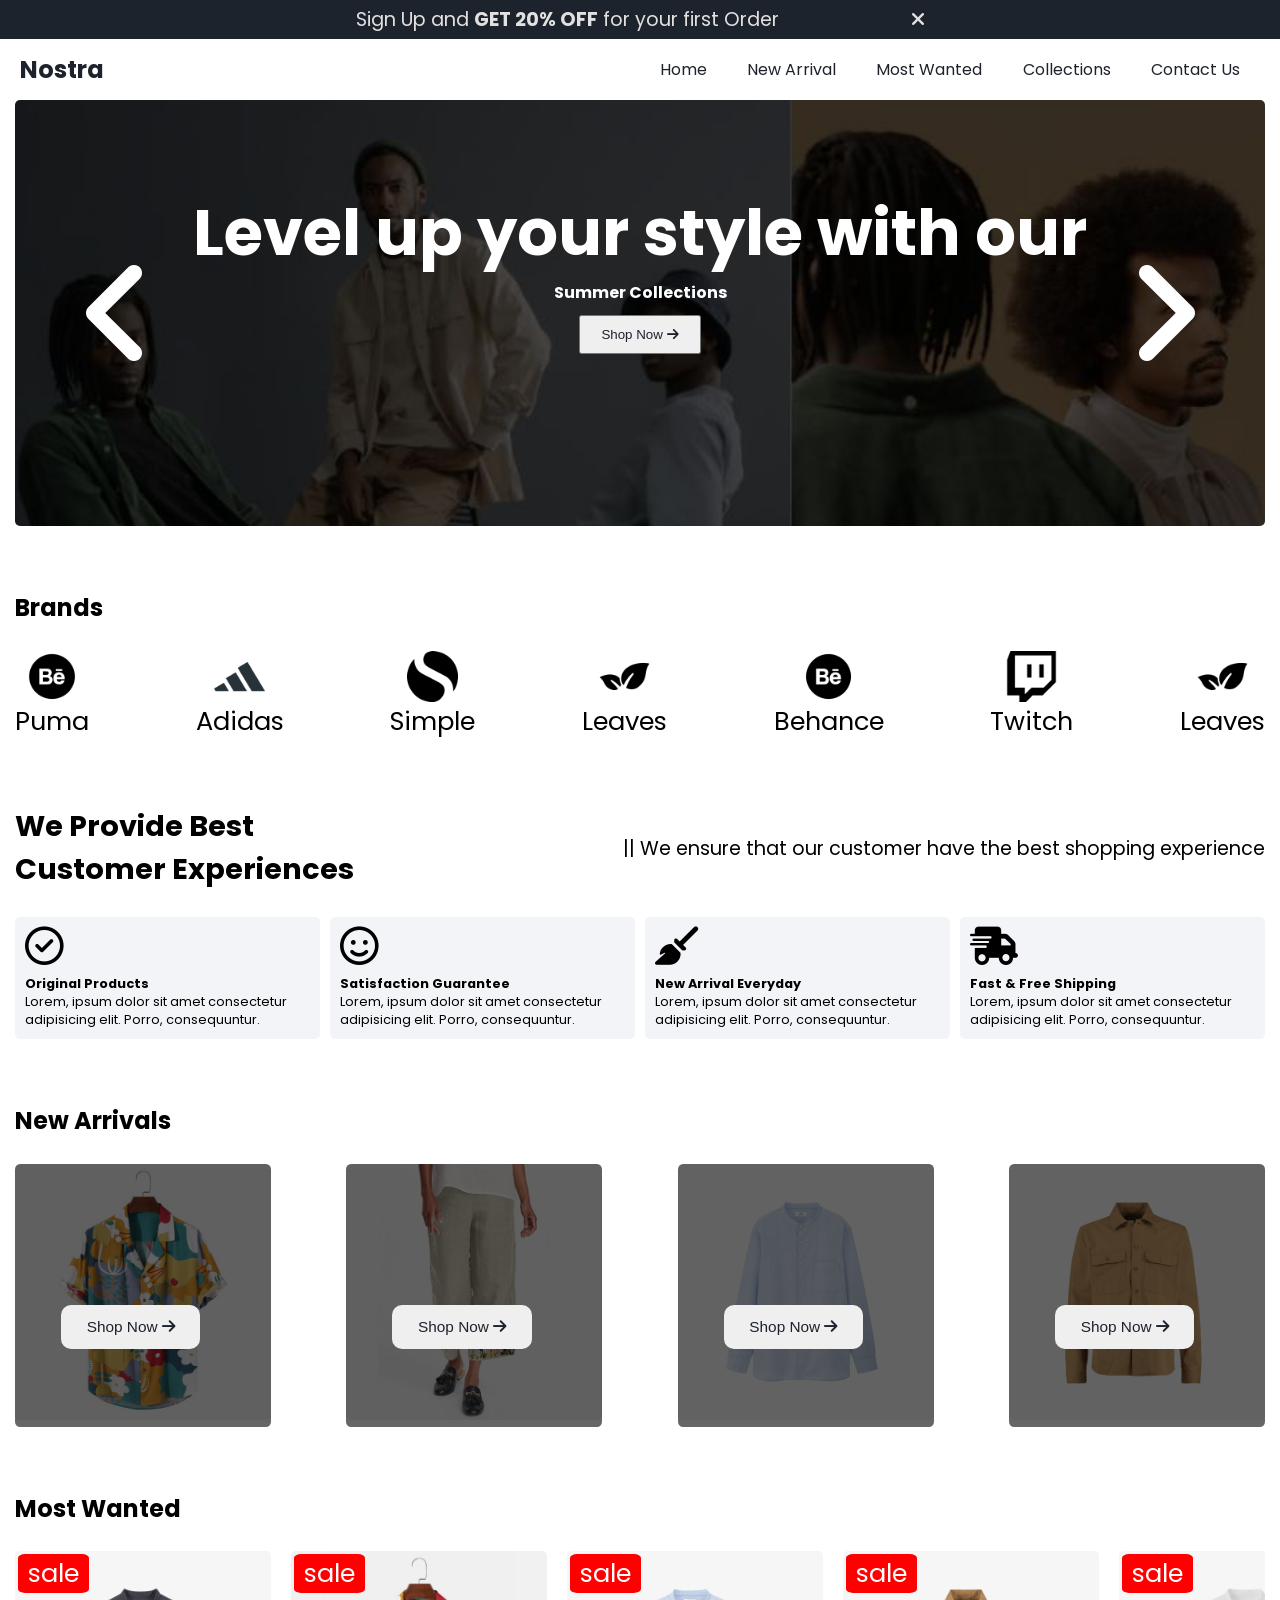
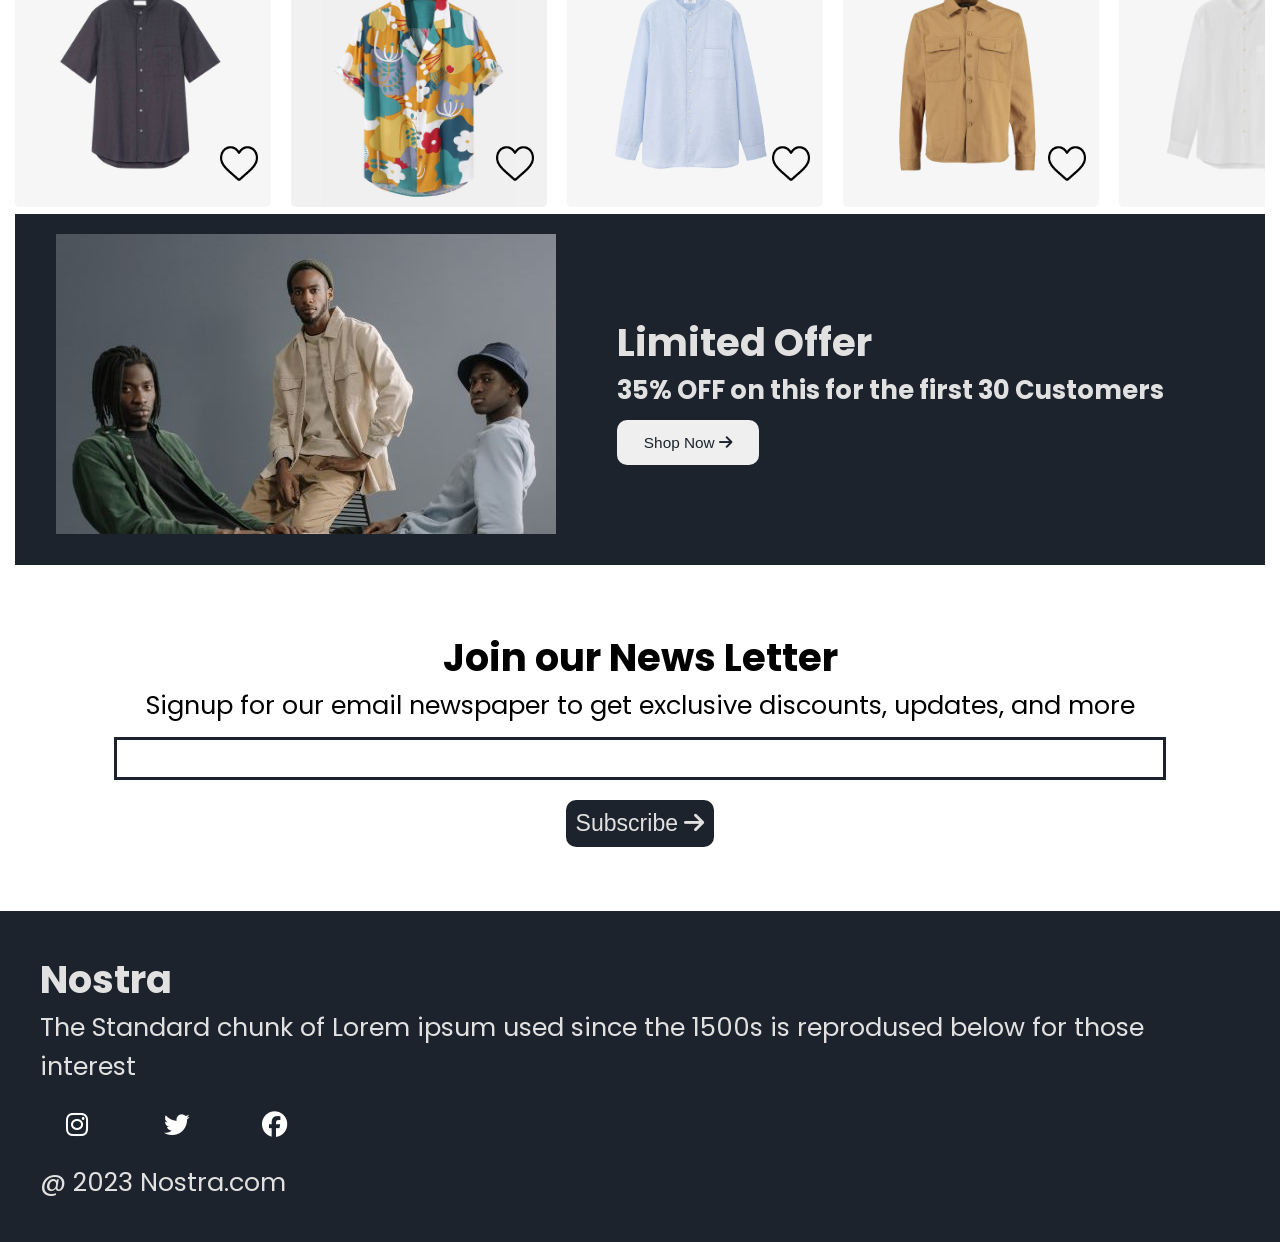
<file: index.html>
<!DOCTYPE html>
<html lang="en">

<head>
    <meta charset="UTF-8">
    <meta name="viewport" content="width=device-width, initial-scale=1.0">
    <title>Nostra</title>
    <!--Link CSS File-->
    <link rel="stylesheet" href="style.css">
    <!--Link Google Fonts-->
    <link rel="preconnect" href="https://fonts.googleapis.com">
    <link rel="preconnect" href="https://fonts.gstatic.com" crossorigin>
    <link href="https://fonts.googleapis.com/css2?family=Poppins:wght@400;500;700&display=swap" rel="stylesheet">

    <!--Link Font Awesome-->
    <link rel="stylesheet" href="https://cdnjs.cloudflare.com/ajax/libs/font-awesome/6.4.2/css/all.min.css">

</head>

<body>

    <!--Offer Bar-->

    <div class="offer-bar">
        <p>Sign Up and <b>GET 20% OFF</b> for your first Order
            <i id="offer-close" style="margin-left: 10%; cursor: pointer;" class="fa-solid fa-xmark"></i>
        </p>
    </div>





    <!--Navigation Bar-->
    <nav class="navbar">
        <h1>Nostra</h1>
        <div class="navbar-links">
            <p class="navbar-link"><a href="home">Home</a></p>
            <p class="navbar-link"><a href="#new-arrival">New Arrival</a></p>
            <p class="navbar-link"><a href="#most-wanted">Most Wanted</a></p>
            <p class="navbar-link"><a href="collections.html">Collections</a></p>
            <p class="navbar-link"><a href="./contacts.html">Contact Us</a></p>
        </div>


        <div class="navbar-menu-toggle">
            <i id="side-navbar-activate" class="fa-solid fa-bars"></i>
        </div>





    </nav>

    <!--Side Navbar-->

    <div class="side-navbar">
        <p style="text-align: right;">
            <i id="side-navbar-close" class="fa-solid fa-xmark"></i>
        </p>
        <div class="side-navbar-links">

            <p class="side-navbar-link"><a href="./index.html">Home</a></p>
            <p class="side-navbar-link"><a href="#new-arrival">New Arrival</a></p>
            <p class="side-navbar-link"><a href="#most-wanted">Most Wanted</a></p>
            <p class="side-navbar-link"><a href="./collections.html">Collections</a></p>
            <p class="side-navbar-link"><a href="./contacts.html">Contact Us</a></p>
        </div>

    </div>

    <div class="container">

        <!--Slider-->
        <div class="slider">
            <div class="slider-left-button">
                <i id="slider-left-activate" class="fa-solid fa-angle-left" style="color: #ffffff;"></i>
            </div>

            <div class="slider-content">
                <h1>Level up your style with our</h1>
                <h4>Summer Collections</h4>
                <button> Shop Now <i class="fa-solid fa-arrow-right"></i> </button>
            </div>

            <div class="slider-image-container">
                <img class="slider-image" src="img/slider-one.jpg" width="100%" alt="">
                <img class="slider-image" src="img/slider-one.jpg" alt="">
                <img class="slider-image" src="img/slider-one.jpg" alt="">
            </div>

            <div class="slider-right-button">

                <i id="slider-right-activate" class="fa-solid fa-angle-right" style="color: #ffffff;"></i>
            </div>
        </div>

        <!--Brands-->


        <h2 style="margin-top: 5vw;">Brands</h2>
        <div class="brands">
            <div class="brands-item">
                <img class="brands-icon" src="img/behance.png" alt="">
                <p>Puma</p>
            </div>

            <div class="brands-item">
                <img class="brands-icon" src="img/adidas.png" alt="">
                <p>Adidas</p>
            </div>

            <div class="brands-item">
                <img class="brands-icon" src="img/simple.png" alt="">
                <p>Simple</p>
            </div>

            <div class="brands-item">
                <img class="brands-icon" src="img/leaves.png" alt="">
                <p>Leaves</p>
            </div>

            <div class="brands-item">
                <img class="brands-icon" src="img/behance.png" alt="">
                <p>Behance</p>
            </div>

            <div class="brands-item">
                <img class="brands-icon" src="img/twitch.png" alt="">
                <p>Twitch</p>
            </div>

            <div class="brands-item">
                <img class="brands-icon" src="img/leaves.png" alt="">
                <p>Leaves</p>
            </div>
        </div>


        <div class="initial-scroll-animate reveal-scroll-animate">
            <div class="service">

                <div class="servives-container-1">
                    <div>
                        <h2>We Provide Best</h2>
                        <h2>Customer Experiences</h2>
                    </div>

                    <div>
                        <p>|| We ensure that our customer have the best shopping experience</p>
                    </div>
                </div>

                <div class="servives-container-2">
                    <div>
                        <i style="font-size: 3vw;margin-bottom: 10px;" class="fa-regular fa-circle-check"></i>
                        <h4>Original Products</h4>
                        <p>Lorem, ipsum dolor sit amet consectetur adipisicing elit. Porro, consequuntur.
                        </p>
                    </div>

                    <div>
                        <i style="font-size: 3vw;margin-bottom: 10px;" class="fa-regular fa-face-smile"></i>
                        <h4>Satisfaction Guarantee</h4>
                        <p>Lorem, ipsum dolor sit amet consectetur adipisicing elit. Porro, consequuntur.
                        </p>
                    </div>

                    <div>
                        <i style="font-size: 3vw;margin-bottom: 10px;" class="fa-solid fa-broom"></i>
                        <h4>New Arrival Everyday</h4>
                        <p>Lorem, ipsum dolor sit amet consectetur adipisicing elit. Porro, consequuntur.
                        </p>
                    </div>

                    <div>
                        <i style="font-size: 3vw;margin-bottom: 10px;" class="fa-solid fa-truck-fast"></i>
                        <h4>Fast & Free Shipping</h4>
                        <p>Lorem, ipsum dolor sit amet consectetur adipisicing elit. Porro, consequuntur.
                        </p>
                    </div>
                </div>
            </div>
        </div>

        <div class="initial-scroll-animate reveal-scroll-animate">
            <h2 id="new-arrival" style=" margin-top: 5vw;">New Arrivals</h2>

            <div class="new-arrival">

                <div class="new-arrival-container">
                    <img style="width: 20vw;" src="img/f1.jpg" alt="">
                    <div class="overlay"></div>
                    <button> Shop Now <i class="fa-solid fa-arrow-right"></i> </button>

                </div>

                <div class="new-arrival-container">
                    <img style="width: 20vw;" src="img/f7.jpg" alt="">
                    <div class="overlay"></div>
                    <button> Shop Now <i class="fa-solid fa-arrow-right"></i> </button>

                </div>

                <div class="new-arrival-container">
                    <img style="width: 20vw;" src="img/n1.jpg" alt="">
                    <div class="overlay"></div>
                    <button> Shop Now <i class="fa-solid fa-arrow-right"></i> </button>

                </div>

                <div class="new-arrival-container">
                    <img style="width: 20vw;" src="img/n7.jpg" alt="">
                    <div class="overlay"></div>
                    <button> Shop Now <i class="fa-solid fa-arrow-right"></i> </button>

                </div>
            </div>
        </div>

        <div class="initial-scroll-animate reveal-scroll-animate">
            <h2 id="most-wanted" style=" margin-top: 5vw;">Most Wanted</h2>

            <div class="most-wanted">

                <div class="most-wanted-container">
                    <img style="width: 20vw;" src="img/n8.jpg" alt="">
                    <p class="sale-overlay">sale</p>
                    <img class="like-button" src="img/blackheart.png" alt="">

                </div>

                <div class="most-wanted-container">
                    <img style="width: 20vw;" src="img/f1.jpg" alt="">

                    <p class="sale-overlay">sale</p>
                    <img class="like-button" src="img/blackheart.png" alt="">
                </div>

                <div class="most-wanted-container">
                    <img style="width: 20vw;" src="img/n1.jpg" alt="">
                    <p class="sale-overlay">sale</p>
                    <img class="like-button" src="img/blackheart.png" alt="">


                </div>

                <div class="most-wanted-container">
                    <img style="width: 20vw;" src="img/n7.jpg" alt="">
                    <p class="sale-overlay">sale</p>
                    <img class="like-button" src="img/blackheart.png" alt="">


                </div>

                <div class="most-wanted-container">
                    <img style="width: 20vw;" src="img/n3.jpg" alt="">
                    <p class="sale-overlay">sale</p>
                    <img class="like-button" src="img/blackheart.png" alt="">

                </div>

                <div class="most-wanted-container">
                    <img style="width: 20vw;" src="img/f7.jpg" alt="">

                    <p class="sale-overlay">sale</p>
                    <img class="like-button" src="img/blackheart.png" alt="">
                </div>

                <div class="most-wanted-container">
                    <img style="width: 20vw;" src="img/n4.jpg" alt="">
                    <p class="sale-overlay">sale</p>
                    <img class="like-button" src="img/blackheart.png" alt="">


                </div>

                <div class="most-wanted-container">
                    <img style="width: 20vw;" src="img/n7.jpg" alt="">
                    <p class="sale-overlay">sale</p>
                    <img class="like-button" src="img/blackheart.png" alt="">


                </div>
            </div>
        </div>

        <div class="initial-scroll-animate reveal-scroll-animate">



            <div class="limited-offer">
                <div class="limited-offer-img">
                    <img src="img/offer.jpg" alt="">
                </div>
                <div class="limited-offer-text">
                    <h2>Limited Offer</h2>
                    <h4>35% OFF on this for the first 30 Customers</h4>
                    <button> Shop Now <i class="fa-solid fa-arrow-right"></i> </button>
                </div>
            </div>


        </div>

        <div class="news">
            <h2>Join our News Letter</h2>
            <p style="text-align: center;">Signup for our email newspaper to get exclusive discounts, updates, and more
            </p>
            <div style="margin-top: 10px;">
                <input class="search">
            </div>
            <div>
                <button> Subscribe <i class="fa-solid fa-arrow-right"></i> </button>
            </div>
        </div>

    </div>

    <div class="footer">
        <div class="footer-container">
            <div class="footer-box-1">
                <h2 class="headingText">Nostra</h2>
                <p>The Standard chunk of Lorem ipsum
                    used since the 1500s is reprodused
                    below for those interest</p>
                <div class="footer-icon-container">
                    <i class="icon fa-brands fa-instagram" style="color: #ffffff;"></i>
                    <i class="icon fa-brands fa-twitter" style="color: #ffffff;"></i>
                    <i class="icon fa-brands fa-facebook" style="color: #ffffff;"></i>
                </div>
            </div>



        </div>

        <p class="subtitle">@ 2023 Nostra.com</p>
    </div>



    <!--Link Javascript File-->
    <script src="script.js"></script>
</body>

</html>
</file>
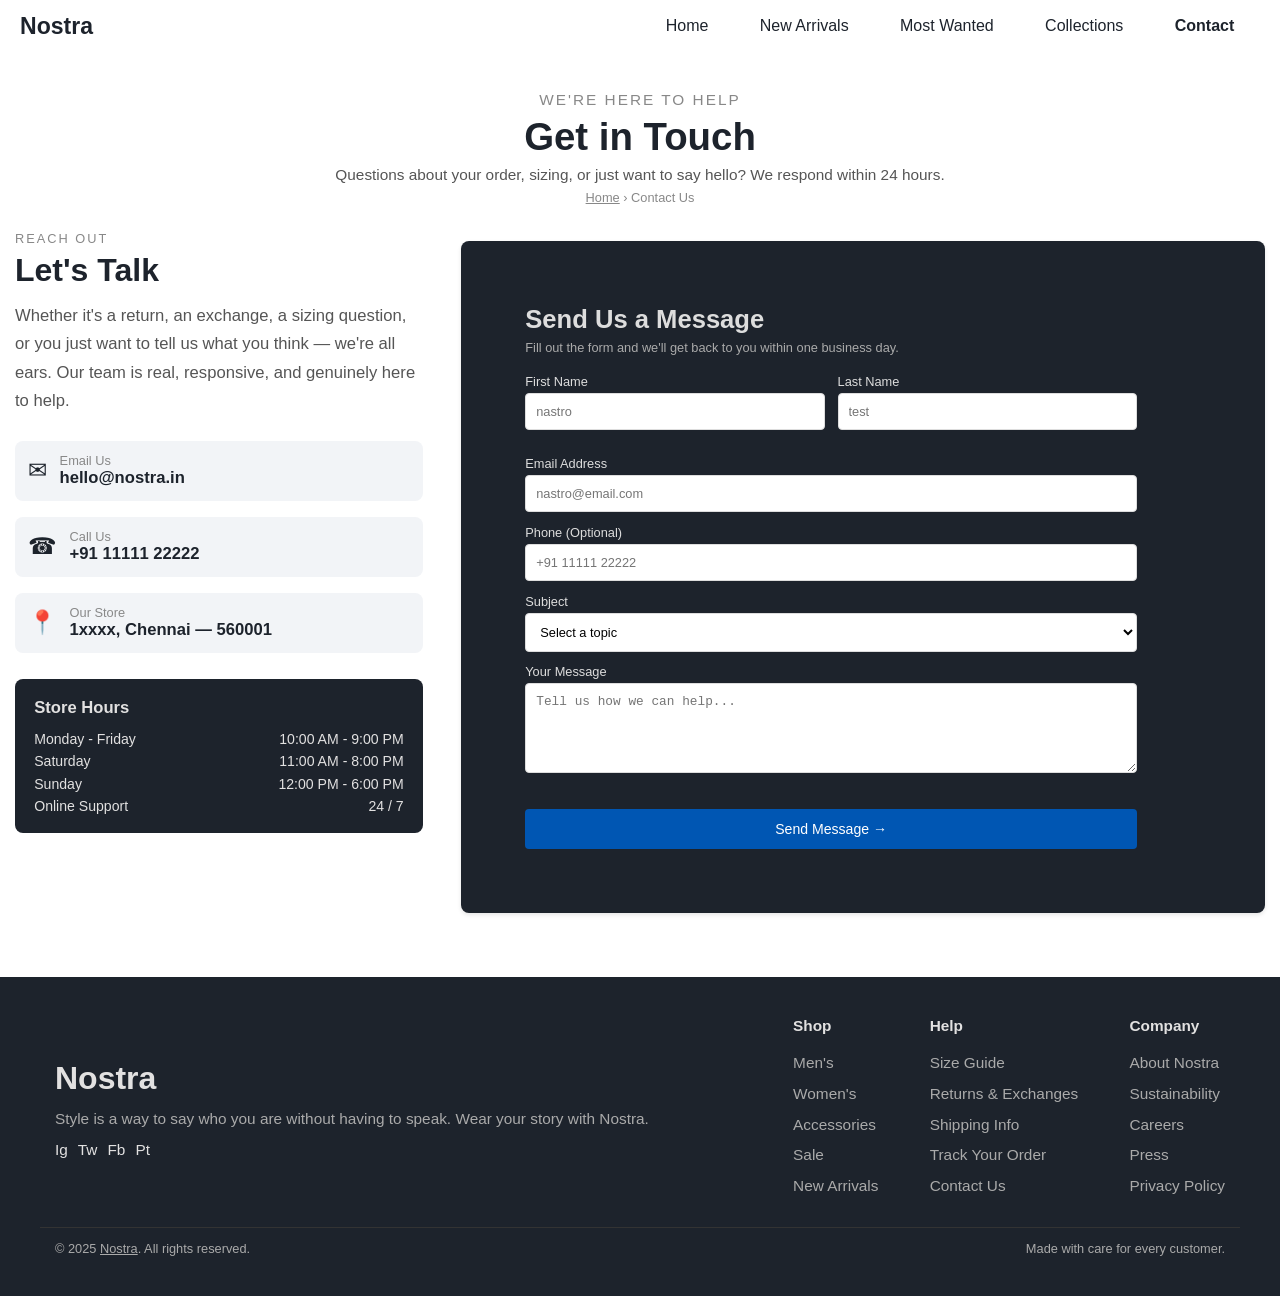
<file: contacts.html>
<!DOCTYPE html>
<html lang="en">
<head>
  <meta charset="UTF-8">
  <meta name="viewport" content="width=device-width, initial-scale=1.0">
  <title>Contact Us — Nostra</title>
  <link rel="stylesheet" href="style.css">
</head>
<body>

  <!-- ANNOUNCEMENT BAR -->


  <!-- SIDE NAVBAR (mobile) -->
  <div class="side-navbar" id="side-navbar">
    <div class="side-navbar-links">
      <div class="side-navbar-link"><a href="index.html">Home</a></div>
      <div class="side-navbar-link"><a href="index.html#new-arrival">New Arrivals</a></div>
      <div class="side-navbar-link"><a href="index.html#most-wanted">Most Wanted</a></div>
      <div class="side-navbar-link"><a href="collections.html">Collections</a></div>
      <div class="side-navbar-link"><a href="contacts.html">Contact</a></div>
    </div>
    <!-- <div class="side-navbar-search">
      <input type="text" placeholder="Search...">
    </div> -->
  </div>

  <!-- NAVBAR -->
  <nav class="navbar container">
    <a href="index.html" style="text-decoration:none; color:#1D232C; font-size:1.8vw; font-weight:700;">Nostra</a>

    <div class="navbar-links">
      <a href="index.html">Home</a>
      <a href="index.html#new-arrival">New Arrivals</a>
      <a href="index.html#most-wanted">Most Wanted</a>
      <a href="collections.html">Collections</a>
      <a href="contacts.html"><strong>Contact</strong></a>
    </div>

    <!-- <div class="navbar-search" style="width:25%;">
      <input type="text" placeholder="Search products...">
      <span>&#128269;</span>
    </div> -->

    <button class="navbar-menu-toggle" id="menu-toggle" style="background:none;border:none;cursor:pointer;font-size:1.5rem;">
      &#9776;
    </button>
  </nav>

  <!-- PAGE HEADING -->
  <div class="container" style="margin-top:3vw; margin-bottom:2vw; text-align:center;">
    <p style="font-size:1.2vw; color:#888; text-transform:uppercase; letter-spacing:2px;">We're Here to Help</p>
    <h1 style="font-size:3vw; color:#1D232C; margin-top:0.5vw;">Get in Touch</h1>
    <p style="font-size:1.2vw; color:#555; margin-top:0.5vw;">
      Questions about your order, sizing, or just want to say hello? We respond within 24 hours.
    </p>
    <p style="font-size:1vw; color:#888; margin-top:0.5vw;">
      <a href="index.html" style="color:#888;">Home</a> &rsaquo; Contact Us
    </p>
  </div>

  <!-- CONTACT SECTION -->
  <div class="container" style="display:flex; gap:3vw; margin-bottom:4vw; align-items:flex-start; flex-wrap:wrap;">

    <!-- LEFT: Info -->
    <div style="flex:1; min-width:220px; font-size:1.3vw; color:#1D232C;">
      <p style="font-size:1vw; text-transform:uppercase; letter-spacing:2px; color:#888;">Reach Out</p>
      <h2 style="font-size:2.5vw; margin-top:0.5vw; margin-bottom:1vw;">Let's Talk</h2>
      <p style="color:#555; line-height:1.7;">
        Whether it's a return, an exchange, a sizing question, or you just want to tell us what you think — we're
        all ears. Our team is real, responsive, and genuinely here to help.
      </p>

      <!-- Info Cards -->
      <div style="margin-top:2vw; display:flex; flex-direction:column; gap:1.2vw;">
        <div style="display:flex; align-items:center; gap:1vw; background:#F2F4F7; border-radius:8px; padding:1vw;">
          <span style="font-size:1.8vw;">✉</span>
          <div>
            <div style="font-size:1vw; color:#888;">Email Us</div>
            <div style="font-weight:600;">hello@nostra.in</div>
          </div>
        </div>
        <div style="display:flex; align-items:center; gap:1vw; background:#F2F4F7; border-radius:8px; padding:1vw;">
          <span style="font-size:1.8vw;">☎</span>
          <div>
            <div style="font-size:1vw; color:#888;">Call Us</div>
            <div style="font-weight:600;">+91 11111 22222</div>
          </div>
        </div>
        <div style="display:flex; align-items:center; gap:1vw; background:#F2F4F7; border-radius:8px; padding:1vw;">
          <span style="font-size:1.8vw;">📍</span>
          <div>
            <div style="font-size:1vw; color:#888;">Our Store</div>
            <div style="font-weight:600;">1xxxx, Chennai — 560001</div>
          </div>
        </div>
      </div>

      <!-- Store Hours -->
      <div style="margin-top:2vw; background:#1D232C; color:#E2E1E1; border-radius:8px; padding:1.5vw;">
        <h4 style="margin-bottom:1vw; font-size:1.3vw;">Store Hours</h4>
        <div style="display:flex; justify-content:space-between; margin-bottom:0.5vw; font-size:1.1vw;">
          <span>Monday - Friday</span><span>10:00 AM - 9:00 PM</span>
        </div>
        <div style="display:flex; justify-content:space-between; margin-bottom:0.5vw; font-size:1.1vw;">
          <span>Saturday</span><span>11:00 AM - 8:00 PM</span>
        </div>
        <div style="display:flex; justify-content:space-between; margin-bottom:0.5vw; font-size:1.1vw;">
          <span>Sunday</span><span>12:00 PM - 6:00 PM</span>
        </div>
        <div style="display:flex; justify-content:space-between; font-size:1.1vw;">
          <span>Online Support</span><span>24 / 7</span>
        </div>
      </div>
    </div>

    <!-- RIGHT: Form -->
    <div class="contact-form" style="flex:1.5; min-width:280px;">
      <h2 style="font-size:2vw; margin-bottom:0.5vw;">Send Us a Message</h2>
      <p style="font-size:1vw; color:#aaa; margin-bottom:1.5vw;">
        Fill out the form and we'll get back to you within one business day.
      </p>

      <form id="contact-form" novalidate>

        <div style="display:flex; gap:1vw;">
          <div style="flex:1;">
            <label style="font-size:1vw; display:block; margin-bottom:4px;">First Name</label>
            <input type="text" id="fname" placeholder="nastro" required
              style="width:100%; padding:10px; border:1px solid #ddd; border-radius:4px; font-size:1vw; box-sizing:border-box;">
          </div>
          <div style="flex:1;">
            <label style="font-size:1vw; display:block; margin-bottom:4px;">Last Name</label>
            <input type="text" id="lname" placeholder="test" required
              style="width:100%; padding:10px; border:1px solid #ddd; border-radius:4px; font-size:1vw; box-sizing:border-box;">
          </div>
        </div>

        <div style="margin-top:1vw;">
          <label style="font-size:1vw; display:block; margin-bottom:4px;">Email Address</label>
          <input type="email" id="email" placeholder="nastro@email.com" required
            style="width:100%; padding:10px; border:1px solid #ddd; border-radius:4px; font-size:1vw; box-sizing:border-box;">
        </div>

        <div style="margin-top:1vw;">
          <label style="font-size:1vw; display:block; margin-bottom:4px;">Phone (Optional)</label>
          <input type="tel" id="phone" placeholder="+91 11111 22222"
            style="width:100%; padding:10px; border:1px solid #ddd; border-radius:4px; font-size:1vw; box-sizing:border-box;">
        </div>

        <div style="margin-top:1vw;">
          <label style="font-size:1vw; display:block; margin-bottom:4px;">Subject</label>
          <select id="subject" required
            style="width:100%; padding:10px; border:1px solid #ddd; border-radius:4px; font-size:1vw; background:#fff; box-sizing:border-box;">
            <option value="" disabled selected>Select a topic</option>
            <option value="order">Order Query</option>
            <option value="return">Return / Exchange</option>
            <option value="product">Product Question</option>
            <option value="sizing">Sizing Help</option>
            <option value="other">Something Else</option>
          </select>
        </div>

        <div style="margin-top:1vw;">
          <label style="font-size:1vw; display:block; margin-bottom:4px;">Your Message</label>
          <textarea id="message" placeholder="Tell us how we can help..." required
            style="width:100%; padding:10px; border:1px solid #ddd; border-radius:4px; font-size:1vw; resize:vertical; height:10vh; box-sizing:border-box;"></textarea>
        </div>

        <input type="submit" value="Send Message →"
          style="margin-top:1.5vw; cursor:pointer; width:100%; padding:12px; font-size:1.1vw;">

      </form>

      <div id="form-success"
        style="display:none; margin-top:1vw; color:#27ae60; font-size:1.1vw; font-weight:600;">
        ✓ Message sent! We'll get back to you within 24 hours.
      </div>
    </div>

  </div>

  <!-- FOOTER -->
  <footer class="footer">
    <div class="footer-container container">
      <div class="footer-box-1" style="flex:1; margin-right:3vw;">
        <span style="font-size:2.5vw; font-weight:700;">Nostra</span>
        <p style="font-size:1.2vw; margin-top:1vw; color:#aaa;">
          Style is a way to say who you are without having to speak. Wear your story with Nostra.
        </p>
        <div style="display:flex; gap:10px; margin-top:1vw;">
          <a href="#" style="color:#E2E1E1; text-decoration:none; font-size:1.2vw;">Ig</a>
          <a href="#" style="color:#E2E1E1; text-decoration:none; font-size:1.2vw;">Tw</a>
          <a href="#" style="color:#E2E1E1; text-decoration:none; font-size:1.2vw;">Fb</a>
          <a href="#" style="color:#E2E1E1; text-decoration:none; font-size:1.2vw;">Pt</a>
        </div>
      </div>
      <div class="footer-box-2" style="gap:4vw;">
        <div style="font-size:1.2vw;">
          <strong>Shop</strong>
          <ul style="list-style:none; margin-top:1vw; line-height:2;">
            <li><a href="collections.html" style="color:#aaa; text-decoration:none;">Men's</a></li>
            <li><a href="collections.html" style="color:#aaa; text-decoration:none;">Women's</a></li>
            <li><a href="collections.html" style="color:#aaa; text-decoration:none;">Accessories</a></li>
            <li><a href="collections.html" style="color:#aaa; text-decoration:none;">Sale</a></li>
            <li><a href="collections.html" style="color:#aaa; text-decoration:none;">New Arrivals</a></li>
          </ul>
        </div>
        <div style="font-size:1.2vw;">
          <strong>Help</strong>
          <ul style="list-style:none; margin-top:1vw; line-height:2;">
            <li><a href="#" style="color:#aaa; text-decoration:none;">Size Guide</a></li>
            <li><a href="#" style="color:#aaa; text-decoration:none;">Returns & Exchanges</a></li>
            <li><a href="#" style="color:#aaa; text-decoration:none;">Shipping Info</a></li>
            <li><a href="#" style="color:#aaa; text-decoration:none;">Track Your Order</a></li>
            <li><a href="contacts.html" style="color:#aaa; text-decoration:none;">Contact Us</a></li>
          </ul>
        </div>
        <div style="font-size:1.2vw;">
          <strong>Company</strong>
          <ul style="list-style:none; margin-top:1vw; line-height:2;">
            <li><a href="#" style="color:#aaa; text-decoration:none;">About Nostra</a></li>
            <li><a href="#" style="color:#aaa; text-decoration:none;">Sustainability</a></li>
            <li><a href="#" style="color:#aaa; text-decoration:none;">Careers</a></li>
            <li><a href="#" style="color:#aaa; text-decoration:none;">Press</a></li>
            <li><a href="#" style="color:#aaa; text-decoration:none;">Privacy Policy</a></li>
          </ul>
        </div>
      </div>
    </div>
    <div class="container" style="margin-top:2vw; border-top:1px solid #333; padding-top:1vw; font-size:1vw; color:#aaa; display:flex; justify-content:space-between;">
      <p>© 2025 <a href="index.html" style="color:#aaa;">Nostra</a>. All rights reserved.</p>
      <p>Made with care for every customer.</p>
    </div>
  </footer>

  <script src="script.js"></script>

</body>
</html>
</file>
<file: style.css>
* {
    margin: 0px;
    padding: 0px;
}

html{
    scroll-behavior: smooth;
}



body {
    font-family: 'Poppins', sans-serif;
    
}


  body::-webkit-scrollbar {
    width: 0; 
  }
  
  

.offer-bar {
    background-color: #1D232C;
    color: #E2E1E1;
    padding: 5px;
    text-align: center;
    font-size: 1.5vw;
}

.container {
    padding-left: 15px;
    padding-right: 15px;
}

/* Main Navigation Bar*/
.navbar {
    display: flex;
    justify-content: space-between;
    color: #1D232C;
    align-items: center;
    position: sticky;
    top: 0px;
    background-color: white;
    padding-top: 1vw;
    padding-bottom: 1vw;
    padding-left: 20px;
    padding-right: 20px;
    z-index: 3;
}

.navbar-links {
    display: flex;
    width: 50%;
    justify-content: space-around;
    align-items: center;
}

.navbar-links a{
    text-decoration: none;
    color: #1D232C;
}

.navbar-links a:hover{
    text-decoration: underline;
    color: #1D232C;
}

.navbar-search {
    border: solid #1D232C 1px;
    border-radius: 10px;
    padding: 10px;
    display: flex;
    align-items: center;
    width: 95%;
}

.navbar-search input {
    border: none;
    width: 100%;
    background-color: transparent;
    
}

input:focus {
    outline: none;
}

.navbar-menu-toggle {
    display: none;
}

/*0 to 800px */

@media screen and (max-width:900px) {

    .navbar-menu-toggle {
        display: block;
    }

    .navbar-links {
        display: none;
    }

    

}

/* Side Navbar */
.side-navbar{
    position: fixed;
    top: 0;
    left: 0;
    width: 50%;
    height: 100%;
    background-color: #1D232C;
    color: #E2E1E1;
    margin-left: -60%;
    transition-duration: 1s;
    z-index: 10;
    padding: 20px;
  
}

.side-navbar-link{
    margin-bottom: 30px;
}

.side-navbar-links a{
    text-decoration: none;
    color: #E2E1E1;
}

.side-navbar-links a:hover{
    text-decoration: underline;
    color: #E2E1E1;
}

.side-navbar-search {
    border: solid #E2E1E1 1px;
    border-radius: 10px;
    padding: 10px;
    display: inline-block;
}

.side-navbar-search input {
    border: none;
    background: transparent;
}

/*Slider*/

.slider{
    overflow: hidden;
    display: flex;
    width: 100%;
    position: relative;
    
    border-radius: 5px;

}

.slider-image-container{
    display: flex;
    transition: 2s;
}

.slider-image{
    width: 100vw;
}

.slider-left-button{
    position: absolute;
    top: 35%;
    left: 5%;
    z-index: 1;
}

.slider-left-button i{
    font-size: 10vw;
    
}
.slider-right-button{
    position: absolute;
    top: 35%;
    right: 5%;
}
.slider-right-button i{
    font-size: 10vw;
}
.slider-content{
    position: absolute;
    color: white;
    text-align: center;
     width: 100%;
     top: 20%;
}
.slider-content h1{
    font-size: 5vw;
}
.slider-content button{
   padding-left: 20px;
   padding-right: 20px;
   padding-top: 10px;
   padding-bottom: 10px;
   margin-top: 10px;
   color: #1D232C;
}

/* Brands*/
.brands{
    display: flex;
    margin-top: 2vw;
    
    justify-content: space-between;
    
    
}

.brands-icon{
    width: 4vw;
    align-items: center;

}

.brands-item{
    display: flex;
    align-items: center;
    flex-direction: column;
    text-align: center;
    font-size: 2vw;
}

.servives-container-1
{
    margin-top: 5vw;
    margin-bottom: 2vw;
    display: flex;
    justify-content: space-between;
    align-items: center;
    font-size: 1.5vw;
}

.servives-container-2
{
    
    display: flex;
    justify-content: space-between;
    align-items: center;

    gap: 10px;
    font-size: 1vw;
    
}

.servives-container-2 div{
    border-radius: 5px;
    background-color: #F2F4F7;
    padding: 10px;
    
    

}

.new-arrival{
    display: flex;
    justify-content: space-between;
    margin-top: 2vw;
   
    
}

.new-arrival-container{
   position: relative;
   
    
}

.new-arrival-container img{
    border-radius: 2%;
    
     
 }
 

.overlay{
    border-radius: 2%;
    position: absolute;
    width: 100%;
    height: 100%;
    background-color: black;
    z-index: 2;
    top: 0;
    opacity: 0.6;
 }
 


.new-arrival button{
    padding-left: 10%;
    padding-right: 10%;
    padding-top: 5%;
    padding-bottom: 5%;
    margin-top: 10px;
    font-size: 1.2vw;
    color: #1D232C;
    border-radius: 10px;
    position: absolute;
    border: none;
    top: 50%;
    left: 18%;
    z-index: 2;
    

 }

 .most-wanted{
    display: flex;
    justify-content: space-between;
    margin-top: 2vw;
    overflow-x: scroll;
    gap: 20px;
   
    
}

.most-wanted-container{
   position: relative; 
}

.most-wanted img{
    border-radius: 2%;
    
     
 }

 .sale-overlay{
    position: absolute;
    top:3px;
    left: 3px;
    font-size: 2vw;
    background-color: red;
    color: white;
    padding-left: 10px;
    padding-right: 10px;
    border-radius: 10%;
 }

 .most-wanted::-webkit-scrollbar {
    appearance: none;
    
  }
   
.like-button{
    position: absolute;
    width: 15%;
    bottom: 12%;
    right: 5%;
}

.limited-offer{
    display: flex;
    justify-content: center;
    
    align-items: center;
    background-color: #1D232C;
    color: #E2E1E1;
    padding: 20px;
    font-size: 2vw;
}

.limited-offer img{
    width: 100%;
    height: 100%100%;
}

.limited-offer-text{
    padding: 5%;
}

.limited-offer button{
    padding-left: 5%;
    padding-right: 5%;
    padding-top: 2.5%;
    padding-bottom: 2.5%;
    margin-top: 10px;
    font-size: 1.2vw;
    color: #1D232C;
    border-radius: 10px;
 
    border: none;
    
    

 }

 /* Scroll Animate */

 .initial-scroll-animate{
   
    transition: 3s;
 }

 .reveal-scroll-animate{
    opacity: 0;
 }

 .news{
    font-size: 2vw;
    margin-top: 5vw;
    display: flex;
    flex-direction: column;
    align-items: center;
}

.news input{
    padding: 11px;
    width: 80vw;
    margin-bottom: 10px;
    border: solid #1D232C 3px;

}

.news input:focus{
   outline: none;

}

.news button{
    
    margin-top: 10px;
    font-size: 1.8vw;
    color: #E2E1E1;
    background-color: #1D232C;
    border-radius: 10px;
    border: none;
    padding:10px
    
    

 }


 .icon{
    width: 40px;
    margin: 2vw;

}
.footer{
    font-size: 2vw;
    margin-top: 5vw;
    padding: 40px;
    background-color: #1D232C;
    color: #E2E1E1;
    box-sizing: border-box;
}

.footer-container{
   
    display: flex;
    align-items: center;
    flex-wrap: wrap;
}

.footer-box-1{
    display: flex;
    flex-direction: column;
  
}

.footer-box-2{
    display: flex;
}

/* Collections */

.divide-section{
    display: flex;
}

.filter-section{
    flex-basis: 25%;
    position: relative;
    font-size: 2vw;
}

.product-section{
    flex-basis: 75%;
    position: relative;
}

.vertical-line {
    border: none;
    border-left: 3px solid #1D232C; /* Adjust color and width as needed */
    height: 100%; /* Adjust height as needed */
    margin: 0 20px; /* Adjust margin as needed */
    position: absolute;
    top: 0px;
    right: 0px
    
  }

.filter-section-price,.filter-section-arrivals,.filter-section-occasion,.filter-section-colors{
    margin-top: 3vw;
    margin-bottom: 10px;
    
}

.product-section{
    padding: 10px;
}

.products{
    margin-top: 2vw;
    display: flex;
    flex-wrap: wrap;
    justify-content: space-between;
    font-size:1vw;
}



  .contact-form {
    background-color: #1D232C;
    color: #dddddd;
    border-radius: 8px;
    box-shadow: 0 2px 4px rgba(0, 0, 0, 0.1);
    width: 60vw;
    margin: auto;
    padding: 5vw;
    padding-right: 10vw;
    margin-top: 10px;
  }

  .contact-form h2 {
    margin-bottom: 1vw;
   
  }

  .contact-form label {
    display: block;
    margin-bottom: 1vw;
 
  }

  .contact-form input[type="text"],
  .contact-form textarea {
    width: 100%;
    padding: 2vw;
    border: 1px solid #dddddd;
    border-radius: 4px;
    margin-bottom: 1vw;
    font-size: 1vw;
    
  }

  .contact-form textarea {
    resize: vertical;
    height: 10vh;
  }

  .contact-form input[type="submit"] {
    
    color: #ffffff;
    border: none;
    border-radius: 4px;
    padding: 10px 20px;
    cursor: pointer;
    font-size: 16px;
    background-color: #0056b3;
  }

  .contact-form input[type="submit"]:hover {
    background-color: #0056b3;
  }

   /* ── Product card ── */
    .product-card {
      width: 30%;
      margin-bottom: 2vw;
      cursor: pointer;
      position: relative;
    }
    .product-card-img-wrap {
      width: 100%;
      padding-top: 120%;   /* 5:6 portrait ratio */
      position: relative;
      border-radius: 8px;
      overflow: hidden;
      background: #F2F4F7;
    }
    .product-card-img-wrap img {
      position: absolute;
      top: 0; left: 0;
      width: 100%;
      height: 100%;
      object-fit: cover;
      object-position: center top;
      display: block;
      transition: transform 0.4s ease;
    }
    .product-card:hover .product-card-img-wrap img {
      transform: scale(1.05);
    }
    .product-card-badge {
      position: absolute;
      top: 8px;
      left: 8px;
      font-size: 0.75vw;
      font-weight: 700;
      padding: 3px 8px;
      border-radius: 4px;
      z-index: 1;
      text-transform: uppercase;
      letter-spacing: 0.5px;
    }
    .badge-sale  { background: #c0392b; color: #fff; }
    .badge-new   { background: #1D232C; color: #fff; }
    .product-card-info { padding: 8px 2px 0; }
    .product-card-name { font-size: 1vw; font-weight: 600; color: #1D232C; }
    .product-card-cat  { font-size: 0.85vw; color: #888; margin-top: 2px; }
    .product-card-price {
      font-size: 1vw;
      font-weight: 700;
      color: #1D232C;
      margin-top: 4px;
      display: flex;
      gap: 8px;
      align-items: center;
    }
    .price-original {
      text-decoration: line-through;
      color: #aaa;
      font-weight: 400;
    }
    .price-sale { color: #c0392b; }

    /* ── No results ── */
    .no-results {
      width: 100%;
      text-align: center;
      padding: 4vw 0;
      font-size: 1.2vw;
      color: #888;
    }

    /* ── Active radio / checkbox highlight ── */
    .filter-section-arrivals label,
    .filter-section-occasion label {
      cursor: pointer;
    }

    /* ── Color swatch active ring ── */
    .color-swatch { transition: transform 0.15s; }
    .color-swatch.active { outline: 3px solid #1D232C; outline-offset: 2px; transform: scale(1.15); }

    /* ── Reset button ── */
    #reset-btn {
      margin-top: 1.5vw;
      width: 90%;
      padding: 7px;
      background: #1D232C;
      color: #E2E1E1;
      border: none;
      border-radius: 6px;
      font-size: 1vw;
      cursor: pointer;
      font-family: inherit;
    }
    #reset-btn:hover { background: #333; }
</file>
